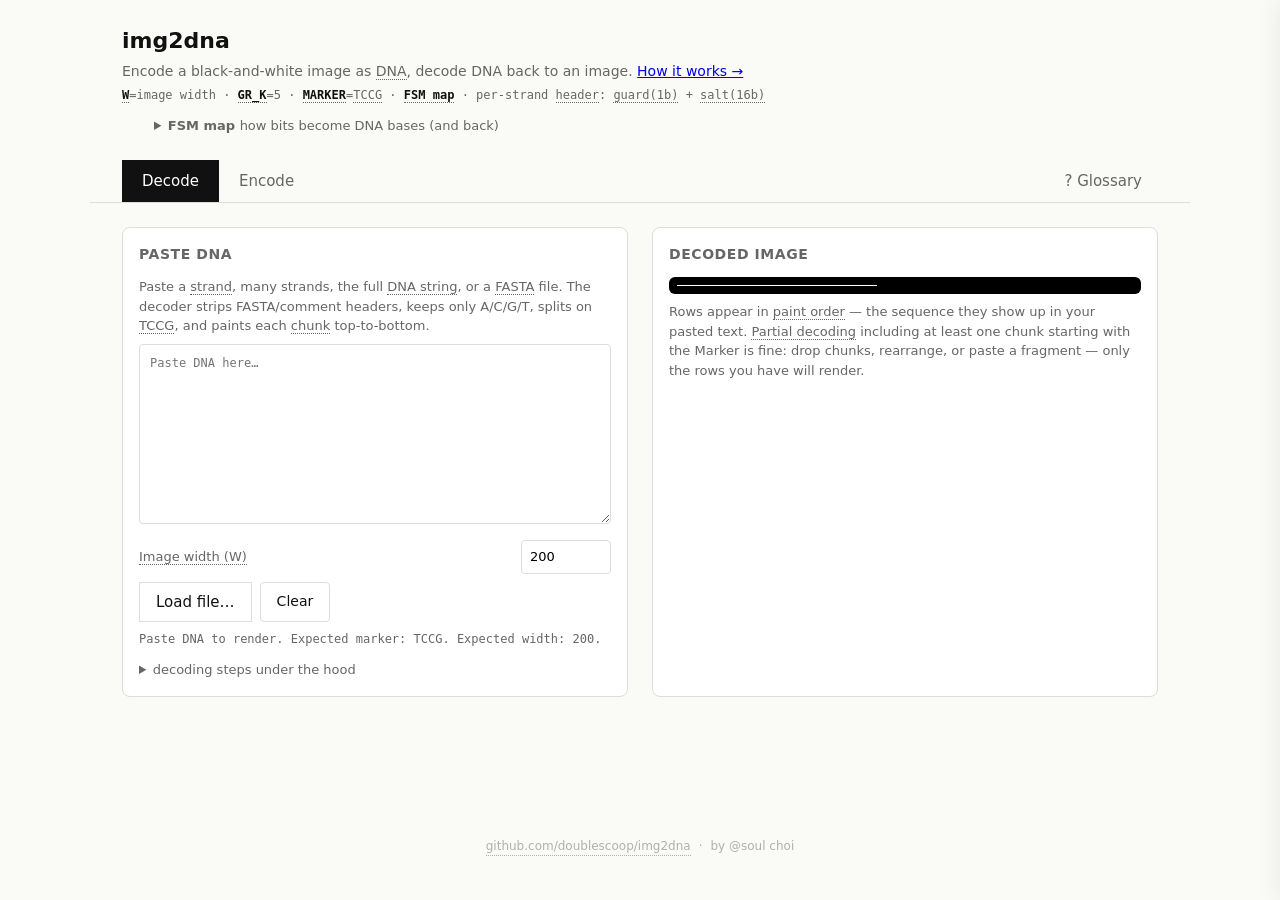
<file: index.html>
<!doctype html>
<html lang="en">

<head>
  <meta charset="utf-8" />
  <meta name="viewport" content="width=device-width, initial-scale=1" />
  <title>img2dna — image ↔ DNA</title>
  <link rel="stylesheet" href="./css/style.css" />
</head>

<body>
  <header>
    <h1>img2dna</h1>
    <p>Encode a black-and-white image as <span class="jargon" data-term="dna">DNA</span>, decode DNA back to an image.
      <a href="./explainer.html">How it works →</a>
    </p>
    <p class="constants">
      <b><span class="jargon" data-term="w">W</span></b>=image width ·
      <b><span class="jargon" data-term="gr-k">GR_K</span></b>=5 ·
      <b><span class="jargon"
          data-term="marker">MARKER</span></b>=<code><span class="jargon" data-term="marker">TCCG</span></code> ·
      <b><span class="jargon" data-term="fsm">FSM map</span></b> ·
      per-strand <span class="jargon" data-term="header">header</span>: <span class="jargon"
        data-term="guard">guard(1b)</span> + <span class="jargon" data-term="salt">salt(16b)</span>
    </p>

    <details id="fsm-details" class="fsm-box">
      <summary><b>FSM map </b> how bits become DNA bases (and back)</summary>
      <div class="fsm-content">
        <p><span class="jargon" data-term="bit">Bits</span> are grouped into base-3 digits (<span class="jargon"
            data-term="trit">trits</span>), and each trit picks the next DNA <span class="jargon"
            data-term="base">base</span> according to the previous one. The rule guarantees no base is ever repeated (no
          AA/CC/GG/TT) and keeps <span class="jargon" data-term="gc">GC%</span> balanced. This exact logic should be
          used to encode/decode in this project.</p>
        <table class="fsm-table">
          <thead>
            <tr>
              <th>previous base</th>
              <th>trit = 0</th>
              <th>trit = 1</th>
              <th>trit = 2</th>
            </tr>
          </thead>
          <tbody>
            <tr>
              <td><b>A</b></td>
              <td>C</td>
              <td>G</td>
              <td>T</td>
            </tr>
            <tr>
              <td><b>C</b></td>
              <td>G</td>
              <td>T</td>
              <td>A</td>
            </tr>
            <tr>
              <td><b>G</b></td>
              <td>T</td>
              <td>A</td>
              <td>C</td>
            </tr>
            <tr>
              <td><b>T</b></td>
              <td>A</td>
              <td>C</td>
              <td>G</td>
            </tr>
          </tbody>
        </table>
        <p class="fsm-note">First base (no previous): <code>trit 0 → A</code>, <code>trit 1 → C</code>,
          <code>trit 2 → G</code>. To decode, look up the row for the previous base and read the column whose cell
          equals the current base — that column index is the trit.
        </p>
      </div>
    </details>
  </header>

  <nav class="tabs">
    <button class="tab" data-tab="decode">Decode</button>
    <button class="tab" data-tab="encode">Encode</button>
    <button class="glossary-toggle" id="glossary-toggle" title="Open glossary (Esc to close)">? Glossary</button>
  </nav>

  <main>

    <!-- ════════════════════════════════ DECODE ════════════════════════════ -->
    <section class="panel" data-panel="decode">
      <div class="row">
        <div class="card">
          <h2>Paste DNA</h2>
          <p class="muted" style="margin:0 0 8px 0;">
            Paste a <span class="jargon" data-term="strand">strand</span>, many strands, the full
            <span class="jargon" data-term="dna-string">DNA string</span>, or a
            <span class="jargon" data-term="fasta">FASTA</span> file.
            The decoder strips FASTA/comment headers, keeps only A/C/G/T, splits on
            <span class="jargon" data-term="marker">TCCG</span>, and paints each
            <span class="jargon" data-term="chunk">chunk</span> top-to-bottom.
          </p>
          <textarea id="dec-input" placeholder="Paste DNA here…"></textarea>

          <label class="field" for="dec-width">
            <span><span class="jargon" data-term="w">Image width (W)</span></span>
            <input type="number" id="dec-width" value="200" min="1" max="4096" style="width:90px" />
          </label>

          <div class="btn-row">
            <label class="ghost" style="padding:8px 16px;border:1px solid var(--line);cursor:pointer;">
              Load file…
              <input type="file" id="dec-file" accept=".txt,.fasta,.fa,.fna,text/plain" hidden />
            </label>
            <button class="ghost" id="dec-clear">Clear</button>
          </div>

          <p class="status" id="dec-stats">Paste DNA to render.</p>

          <details>
            <summary>decoding steps under the hood</summary>
            <div class="content">

              <p class="stage">=== Input cleaning ===</p>
              <ol>
                <li>Drop FASTA/comment header lines (lines starting with <code>&gt;</code> or <code>#</code>).</li>
                <li>Keep only <code>A</code>/<code>C</code>/<code>G</code>/<code>T</code>, uppercase. Everything else
                  (whitespace, punctuation, numbers) is ignored.</li>
              </ol>

              <p class="stage">=== Split into chunks ===</p>
              <ol>
                <li>Split on <code>TCCG</code>. Each piece between markers is one <span class="jargon"
                    data-term="chunk">chunk</span> (see <span class="jargon" data-term="chunk-boundary">chunk
                    boundary</span>).</li>
              </ol>

              <p class="stage">=== Per-chunk decode ===</p>
              <ol>
                <li>DNA → <span class="jargon" data-term="trit">trits</span> using the <span class="jargon"
                    data-term="fsm">FSM</span> in reverse.</li>
                <li>Trits → <span class="jargon" data-term="bit">bits</span> (base-3 number → binary).</li>
                <li>Skip leading zeros; the first <code>1</code> is the <span class="jargon"
                    data-term="guard">guard</span>.</li>
                <li>Next 16 bits = <span class="jargon" data-term="salt">salt</span>.</li>
                <li><span class="jargon" data-term="xor">XOR</span> the remaining bits with the salt (repeating every 16
                  bits) to unscramble the body.</li>
              </ol>

              <p class="stage">=== Rendering ===</p>
              <ol>
                <li>Loop until body bits run out: read 1 bit = row's start color; GR-decode runs until they sum to <span
                    class="jargon" data-term="w">W</span>; paint that <span class="jargon" data-term="row">row</span>
                  with alternating colors.</li>
                <li>Paint rows top-to-bottom in <span class="jargon" data-term="paint-order">paint order</span>.</li>
              </ol>

              <p>Undecodable chunks are skipped. Unpainted pixels stay white.</p>
            </div>
          </details>
        </div>

        <div class="card">
          <h2>Decoded image</h2>
          <div class="canvas-wrap">
            <canvas id="dec-canvas" width="200" height="1"></canvas>
          </div>
          <p class="muted">
            Rows appear in <span class="jargon" data-term="paint-order">paint order</span> — the
            sequence they show up in your pasted text.
            <span class="jargon" data-term="partial-decoding">Partial decoding</span> including at least one chunk
            starting with the Marker is fine:
            drop chunks, rearrange, or paste a fragment — only the rows you have will render.
          </p>
        </div>
      </div>
    </section>

    <!-- ════════════════════════════════ ENCODE ════════════════════════════ -->
    <section class="panel" data-panel="encode">
      <div class="row">
        <div class="card">
          <h2><span class="jargon" data-term="source-image">Source image</span></h2>
          <input type="file" id="enc-file" accept="image/*" />
          <div class="examples">
            <button class="example-btn" data-src="./public/FLOWERGIRLS/1_LOW_HUE_KUM.jpeg">1 Low Hue Kum</button>
            <button class="example-btn" data-src="./public/FLOWERGIRLS/2_MAH_AH_WAH.jpeg">2 Mah Ah Wah</button>
            <button class="example-btn" data-src="./public/FLOWERGIRLS/3_FONG_KIM_LEAN.jpeg">3 Fong Kim Lean</button>
            <button class="example-btn" data-src="./public/FLOWERGIRLS/4_MRS_WONG_KWAI_FA.jpeg">4 Mrs Wong Kwai
              Fa</button>
          </div>

          <label class="field"><span><span class="jargon" data-term="contrast">Contrast</span></span><span class="val"
              id="enc-contrast-val">3</span></label>
          <input type="range" id="enc-contrast" min="1" max="8" step="0.5" value="3" />

          <label class="field"><span><span class="jargon" data-term="threshold">Threshold</span></span><span class="val"
              id="enc-threshold-val">64</span></label>
          <input type="range" id="enc-threshold" min="0" max="255" step="1" value="64" />

          <label class="field"><span><span class="jargon" data-term="target-width">Target width</span> (<span
                class="jargon" data-term="pixel">px</span>)</span><span class="val"
              id="enc-min-width-val">200</span></label>
          <input type="range" id="enc-min-width" min="100" max="800" step="10" value="200" />

          <label class="field"><span><span class="jargon" data-term="target-bits">Target body bits</span>/<span
                class="jargon" data-term="chunk">chunk</span></span><span class="val"
              id="enc-target-bits-val">1500</span></label>
          <input type="range" id="enc-target-bits" min="500" max="4000" step="100" value="3000" />

          <div class="canvas-wrap" style="margin-top:12px;">
            <canvas id="enc-preview" width="200" height="1"></canvas>
          </div>

          <div class="btn-row">
            <button id="enc-encode-btn" disabled>Generate DNA</button>
          </div>
          <p class="status" id="enc-status">Load an image to preview.</p>
          <div id="enc-quality-chips" class="chunk-chips" hidden></div>

          <details>
            <summary>How encoding works</summary>
            <div class="content">

              <p class="stage">=== Preprocessing ===</p>
              <ol>
                <li>Grayscale the image and boost <span class="jargon" data-term="contrast">contrast</span> around
                  mid-gray.</li>
                <li><span class="jargon" data-term="binarization">Binarize</span>: pixels below <span class="jargon"
                    data-term="threshold">threshold</span> → black, above → white.</li>
                <li>Downscale to the <span class="jargon" data-term="target-width">target width</span>. Every <span
                    class="jargon" data-term="row">row</span> now has exactly <span class="jargon"
                    data-term="w">W</span> <span class="jargon" data-term="pixel">pixels</span>.</li>
              </ol>

              <p class="stage">=== Compression ===</p>
              <ol>
                <li><span class="jargon" data-term="rle">RLE</span>: describe each row as "K black, M white, …" — a list
                  of run lengths instead of pixel-by-pixel.</li>
                <li><span class="jargon" data-term="gr">Golomb-Rice</span>: pack each run length into a short prefix
                  code (small runs → few bits).</li>
              </ol>

              <p class="stage">=== Packaging into chunks ===</p>
              <ol>
                <li>Group rows into <span class="jargon" data-term="chunk">chunks</span> of roughly <span class="jargon"
                    data-term="target-bits">target body bits</span> each.</li>
                <li>For each chunk, prepend a <span class="jargon" data-term="guard">guard bit</span> + a <span
                    class="jargon" data-term="salt">salt</span>, then <span class="jargon" data-term="xor">XOR</span>
                  the body with the salt (reversible scramble).</li>
                <li>Turn those bits into <span class="jargon" data-term="trit">trits</span> (base-3), then into DNA
                  <span class="jargon" data-term="base">bases</span> through the <span class="jargon"
                    data-term="fsm">FSM</span>.
                </li>
              </ol>

              <p class="stage">=== Bio-safety check ===</p>
              <ol>
                <li><span class="jargon" data-term="salt-search">Salt-search</span>: repeat the XOR step with salts 0 …
                  65,535 until the resulting DNA is <span class="jargon" data-term="bio-safety">bio-safe</span> — <span
                    class="jargon" data-term="gc">GC%</span> within 40–60% and no <span class="jargon"
                    data-term="restriction">restriction sites</span>.</li>
              </ol>

              <p class="stage">=== Output ===</p>
              <ol>
                <li>Glue all chunks with the <span class="jargon" data-term="marker">TCCG marker</span> into one <span
                    class="jargon" data-term="dna-string">DNA string</span>. Also save a <span class="jargon"
                    data-term="fasta">FASTA</span> version with per-chunk headers.</li>
              </ol>

            </div>
          </details>
        </div>

        <div class="card">
          <h2>Output DNA</h2>
          <div id="enc-results" hidden>
            <label class="field"><span><span class="jargon" data-term="fasta">FASTA</span> (one record per
                chunk)</span></label>
            <textarea id="enc-fasta" readonly style="min-height:140px;"></textarea>
            <div class="btn-row">
              <button class="ghost" id="enc-download-fasta">Download FASTA</button>
            </div>

            <label class="field" style="margin-top:12px;"><span><span class="jargon" data-term="dna-string">DNA
                  string</span> (concatenated, with <span class="jargon"
                  data-term="marker">markers</span>)</span></label>
            <textarea id="enc-string" readonly style="min-height:140px;"></textarea>
            <div class="btn-row">
              <button class="ghost" id="enc-copy-string">Copy DNA</button>
              <button class="ghost" id="enc-download-string">Download DNA</button>
            </div>
          </div>
          <p class="muted" id="enc-hint">
            The DNA string looks like <code>TCCG…TCCG…TCCG…</code>. Paste it into the Decode tab
            to verify the round-trip. The <span class="jargon" data-term="w">W</span> value printed in the status is the
            width
            you should use when decoding.
          </p>
        </div>
      </div>
    </section>

  </main>

  <!-- ═══════════════════════════════════ GLOSSARY ════════════════════════════════ -->
  <aside class="glossary" id="glossary" aria-hidden="true">
    <div class="glossary-header">
      <h2>Glossary</h2>
      <button class="glossary-close" id="glossary-close" aria-label="Close glossary">×</button>
    </div>
    <div class="glossary-body">

      <h3>Fundamentals (both tabs)</h3>
      <dl>
        <dt id="g-dna">DNA</dt>
        <dd>A molecule that stores information as a sequence of four letters: A, C, G, T. In this app, DNA is just text
          — you can paste it, copy it, and it'll print the same on any screen.</dd>

        <dt id="g-base">Base</dt>
        <dd>One letter of DNA: <code>A</code>, <code>C</code>, <code>G</code>, or <code>T</code>. Everything we do here
          is ultimately a string of bases.</dd>

        <dt id="g-pixel">Pixel</dt>
        <dd>One dot in the image. Here each pixel is either black or white (no grays).</dd>

        <dt id="g-row">Row</dt>
        <dd>One horizontal line of pixels in the image. Every row is exactly <em>W</em> pixels wide.</dd>

        <dt id="g-bit">Bit</dt>
        <dd>A single <code>0</code> or <code>1</code>. Computers store everything as bits.</dd>

        <dt id="g-trit">Trit</dt>
        <dd>Like a bit, but with three possible values instead of two: <code>0</code>, <code>1</code>, or
          <code>2</code>. We use trits as a stepping stone between bits and DNA bases (since we skip one of the four
          bases at each position, three choices remain).
        </dd>

        <dt id="g-fsm">FSM map</dt>
        <dd>The lookup table that turns a trit into the next DNA base, given the previous base. Shown as a table at the
          top of the page. Its job: guarantee no two adjacent bases are equal, which helps keep the DNA balanced and
          stable.</dd>

        <dt id="g-marker">Marker (TCCG)</dt>
        <dd>A four-letter DNA pattern we insert between chunks so the decoder can find chunk boundaries.
          <code>TCCG</code> contains <code>CC</code>, which the FSM never produces, so the marker can't accidentally
          appear inside a chunk. (@Sebastian- let me know if other marking is preferred!)
        </dd>

        <dt id="g-chunk">Chunk</dt>
        <dd>One piece of the image encoded as a short DNA strand. Each chunk carries a group of consecutive rows plus a
          small header. Chunks are independent — missing or scrambled ones don't corrupt the others.</dd>

        <dt id="g-strand">Strand</dt>
        <dd>A single DNA molecule. In this app, one strand = one chunk. If you ask a lab to synthesize DNA, they'll
          return one molecule per chunk.</dd>

        <dt id="g-header">Header</dt>
        <dd>Tiny metadata at the start of each chunk: 1 guard bit + 16 salt bits = 17 bits total. The decoder reads the
          header before the body to know how to unscramble what follows.</dd>

        <dt id="g-guard">Guard bit</dt>
        <dd>A leading <code>1</code> bit placed at the very front of each chunk. Without it, any zero bits at the start
          would get silently lost when converting between bits and base-3 numbers.</dd>

        <dt id="g-salt">Salt</dt>
        <dd>A 16-bit number stored in the chunk header. The chunk's body is XOR-scrambled with this salt. By trying
          different salts, we can produce different-looking DNA from the same image data until we find one that is
          bio-safe.</dd>

        <dt id="g-xor">XOR</dt>
        <dd>A bit-flip operation: <code>0 XOR 0 = 0</code>, <code>1 XOR 1 = 0</code>, <code>0 XOR 1 = 1</code>. Doing it
          twice returns you to the original — so XOR is a reversible scramble.</dd>

        <dt id="g-dna-string">DNA string</dt>
        <dd>All chunks' DNA concatenated into one long string, separated by the marker <code>TCCG</code>. Looks like
          <code>TCCG…TCCG…TCCG…</code>. Easiest format for pasting.
        </dd>

        <dt id="g-fasta">FASTA</dt>
        <dd>The most common text format for DNA in biology. Each record is a header line starting with <code>&gt;</code>
          (the sequence name) followed by one or more lines of bases. Example:
          <pre>&gt;chunk_0 salt=47 rows=9
TCCG…</pre>
        </dd>
      </dl>

      <h3>Decode tab</h3>
      <dl>
        <dt id="g-w">Image width (W)</dt>
        <dd>How many pixels wide each row is. You must tell the decoder this — otherwise it doesn't know where one row
          ends and the next begins. The encoder prints the right value to use when it saves the DNA.</dd>

        <dt id="g-paint-order">Paint order</dt>
        <dd>The decoder paints rows top-to-bottom in the order they appear in your pasted text. If you paste chunks out
          of order, the image comes out shuffled by chunks (but each chunk's rows stay correct). If you paste them in
          order, you get the original image.</dd>

        <dt id="g-partial-decoding">Partial decoding</dt>
        <dd>You don't need the full the DNA for the whole image. Paste one chunk and you'll see corresponding rows — the
          rest of the canvas stays white.
          This is the whole point of using Golomb Rice compression over more effective(e.g., arithmetic encoding)
          compression methods: you can decode a fragment of the picture. Minimum one chunk including the Marker is
          required.</dd>

        <dt id="g-chunk-boundary">Chunk boundary</dt>
        <dd>Where one chunk ends and the next begins. Always marked by <code>TCCG</code>. The decoder splits on this
          pattern.</dd>
      </dl>

      <h3>Encode tab</h3>
      <dl>
        <dt id="g-source-image">Source image</dt>
        <dd>The image you upload — can be any format (PNG, JPG, etc.). It'll be processed into black-and-white before
          encoding.</dd>

        <dt id="g-contrast">Contrast</dt>
        <dd>A multiplier that stretches the image's gray values around the middle. Higher contrast makes darks darker
          and lights lighter. Useful before thresholding if the source is muddy.</dd>

        <dt id="g-threshold">Threshold</dt>
        <dd>The gray value (0–255) below which a pixel becomes black, above which it becomes white. Lower threshold =
          less black. Tune until the preview looks right.</dd>

        <dt id="g-binarization">Binarization</dt>
        <dd>Converting a grayscale image into pure black and white (only two pixel values). Our encoder expects a binary
          image because runs of all-black or all-white pixels compress very efficiently.</dd>

        <dt id="g-target-width">Target width</dt>
        <dd>How wide to resize the image to before encoding. Smaller = less DNA needed (fewer pixels). This becomes the
          <em>W</em> you'll need on the decode side.
        </dd>

        <dt id="g-target-bits">Target body bits</dt>
        <dd>How many bits of compressed image data to put into each chunk's body. Roughly controls DNA strand length —
          more bits per chunk means fewer, longer strands. 3000 is the upper bound of reasonable default (produces ~2000
          DNA bases).</dd>

        <dt id="g-rle">Run-length encoding (RLE)</dt>
        <dd>Compressing a row like "BBBBBWWWWWWWWBB" as "5 black, 8 white, 2 black" — a list of run lengths instead of
          pixel-by-pixel. Works brilliantly for binary images with long runs.</dd>

        <dt id="g-gr">Golomb-Rice</dt>
        <dd>A simple binary code for small positive integers: a short one packs into few bits, a long one packs into
          more. Matches the statistics of image run lengths (many short, few long). We use this to turn the RLE numbers
          into a bit-string.</dd>

        <dt id="g-gr-k">GR_K</dt>
        <dd>The single parameter of Golomb-Rice. Set to 5 in this app. It tunes the code for the expected range of
          run-length values — fine for our typical images.</dd>

        <dt id="g-salt-search">Salt search</dt>
        <dd>Before accepting a chunk's DNA, the encoder tries up to 65,536 different salt values and keeps the first one
          whose DNA is bio-safe. Cheap because XOR is instant.</dd>

        <dt id="g-bio-safety">Bio-safety</dt>
        <dd>A DNA is "bio-safe" here if its GC% sits between 40% and 60% and it contains none of a list of 12
          restriction sites. This gives the strand a good chance of being synthesizable and surviving typical cloning
          workflows.</dd>

        <dt id="g-restriction">Restriction site</dt>
        <dd>Short DNA sequences (usually 6 bases) that bacterial enzymes recognize and cut. If an important enzyme's
          site appears in your DNA, the enzyme will slice your strand during cloning. Commercial synthesis often also
          refuses sequences containing these.</dd>

        <dt id="g-gc">GC content / GC%</dt>
        <dd>The percentage of bases that are G or C (as opposed to A or T). Extreme values (too high or too low) make
          DNA harder to synthesize and sequence reliably. We aim for 40–60%.</dd>
      </dl>

    </div>
  </aside>

  <footer class="site-footer">
    <a href="https://github.com/doublescoop/img2dna" target="_blank" rel="noopener">github.com/doublescoop/img2dna</a>
    <span>·</span>
    <span>by @soul choi</span>
  </footer>

  <script src="./js/bundle.js"></script>
</body>

</html>
</file>
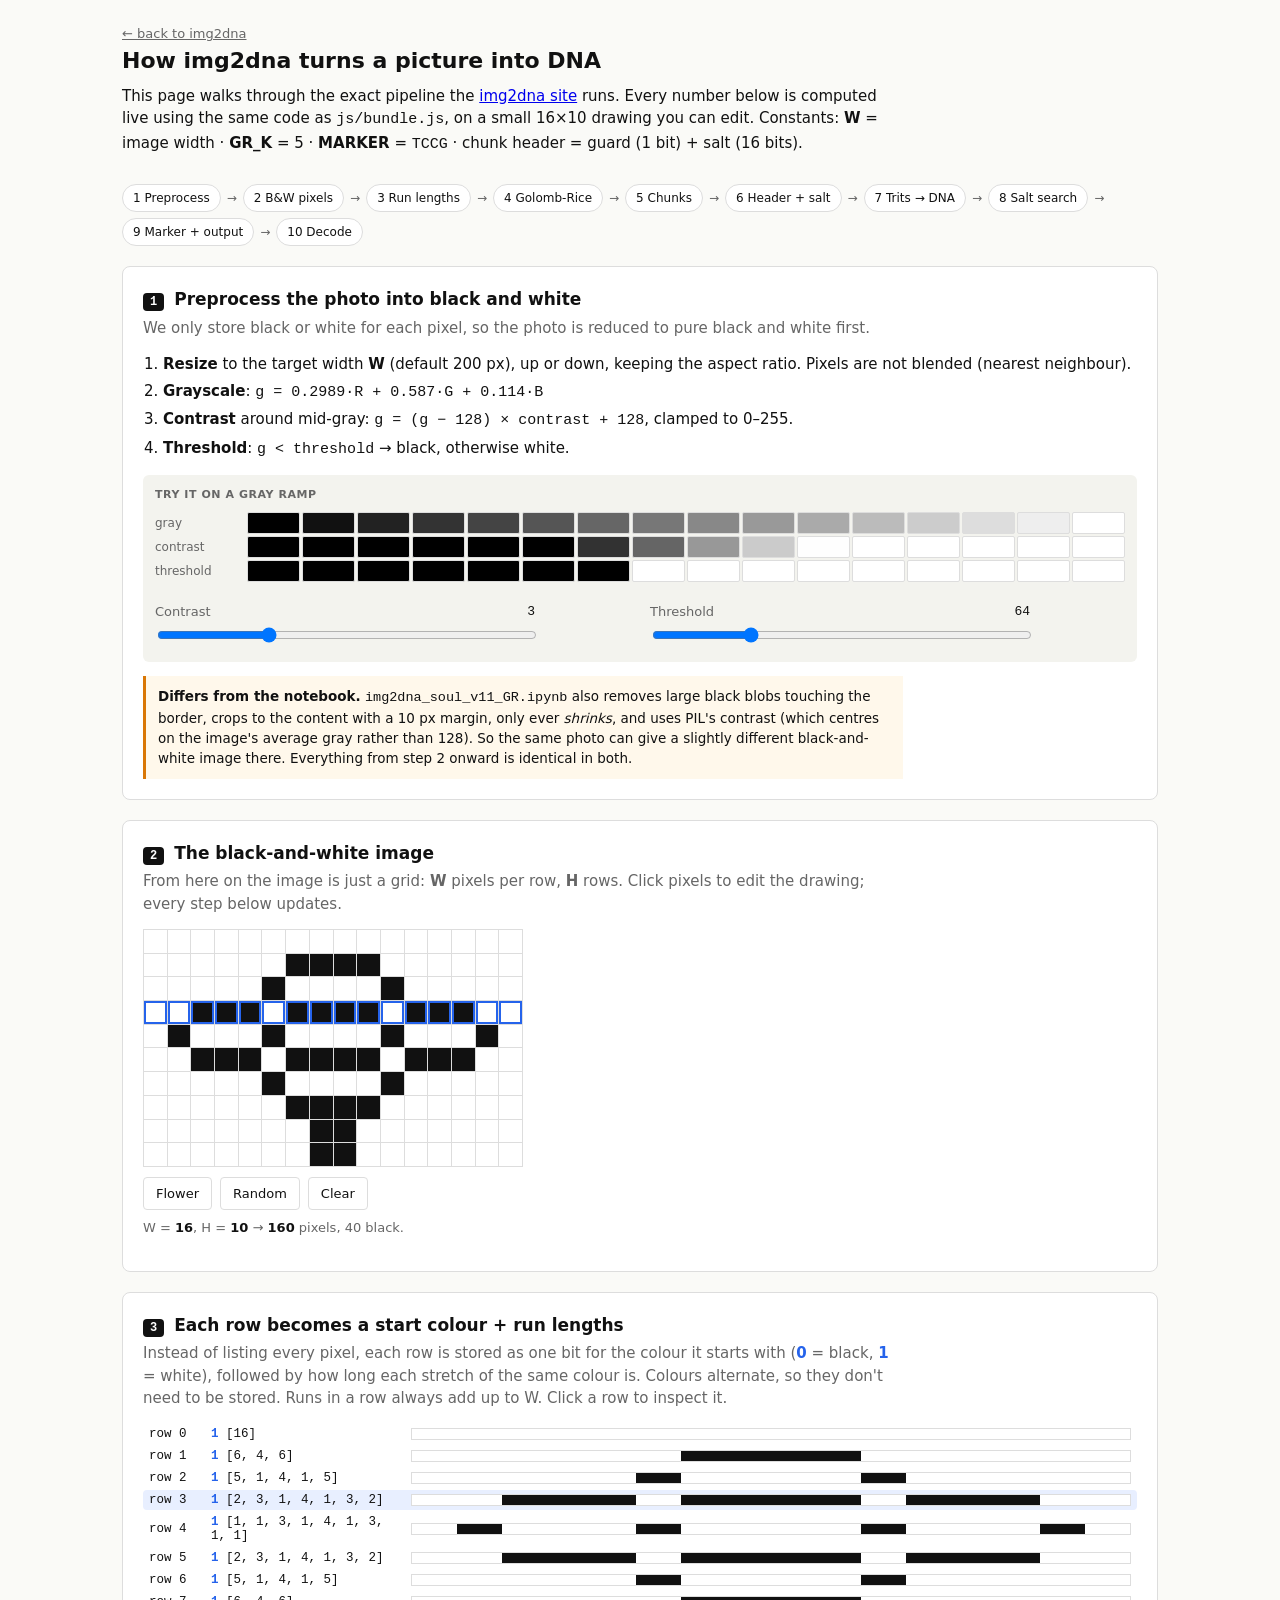
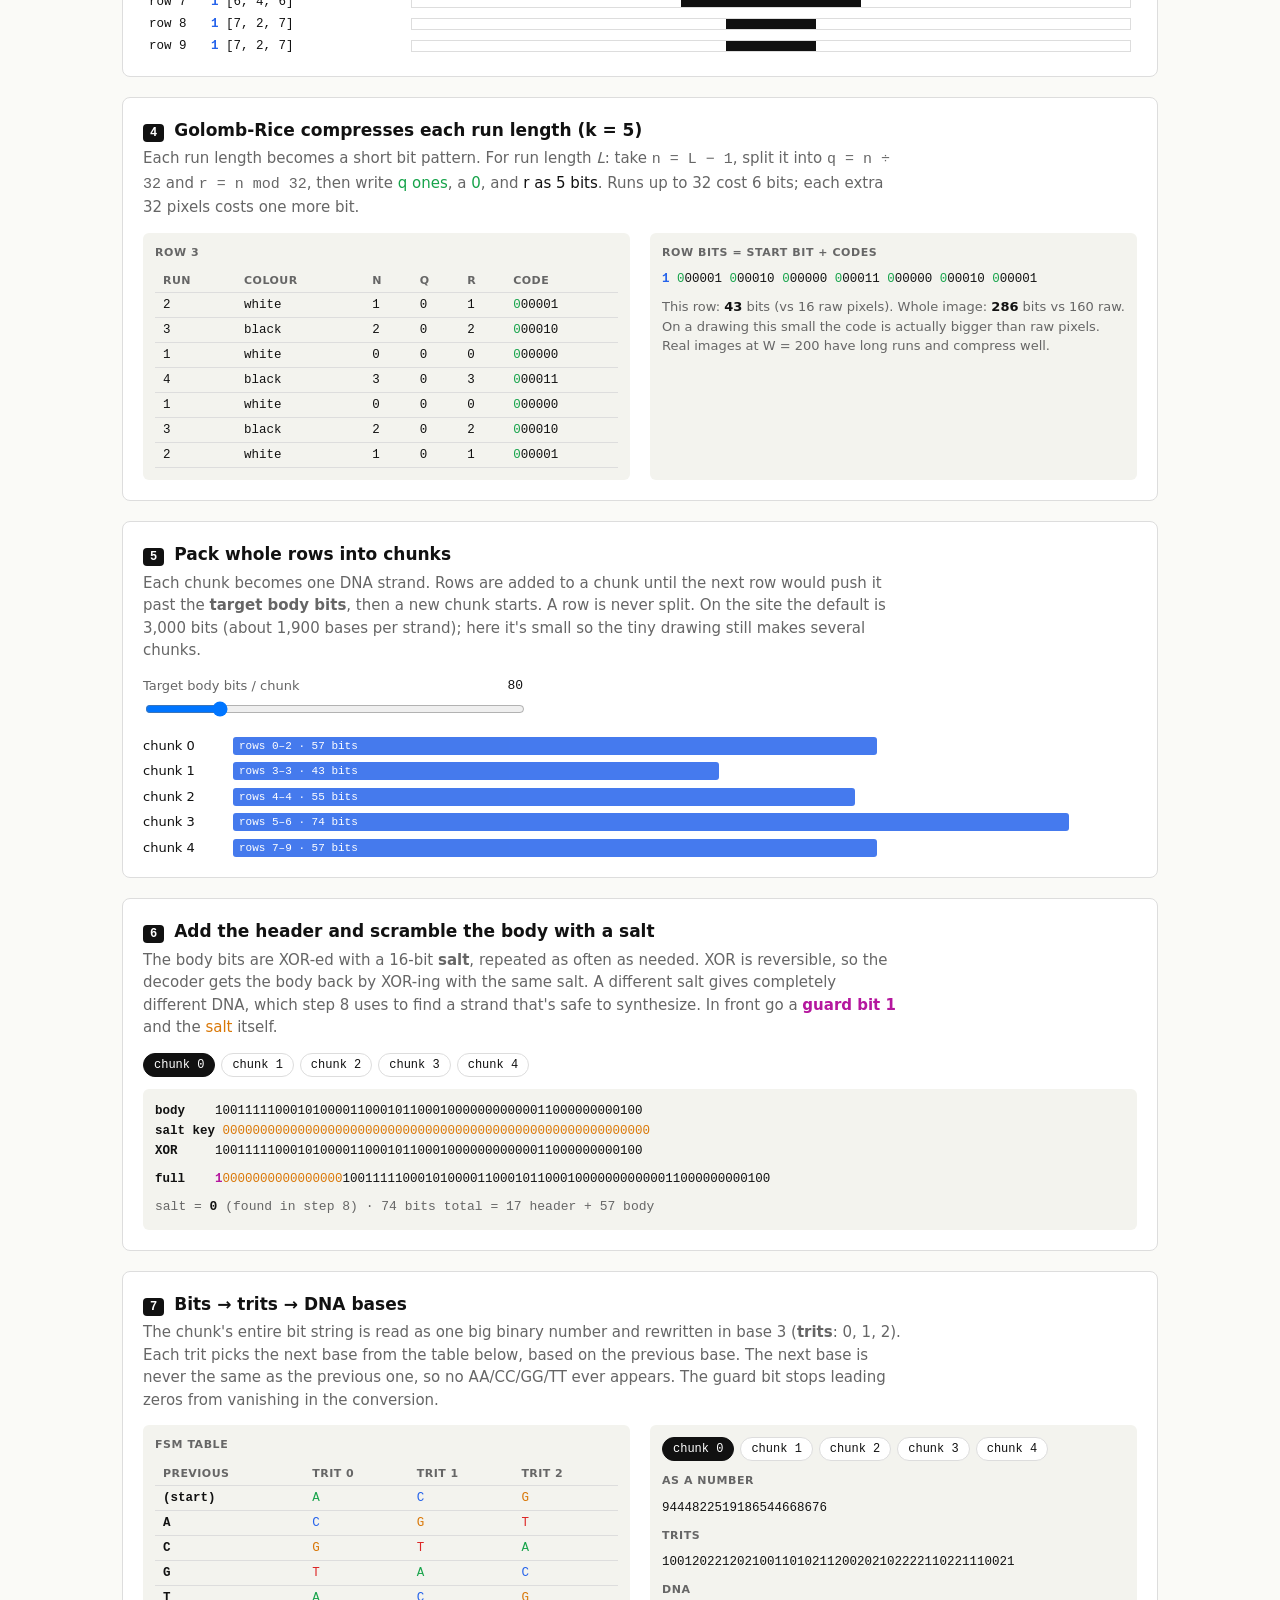
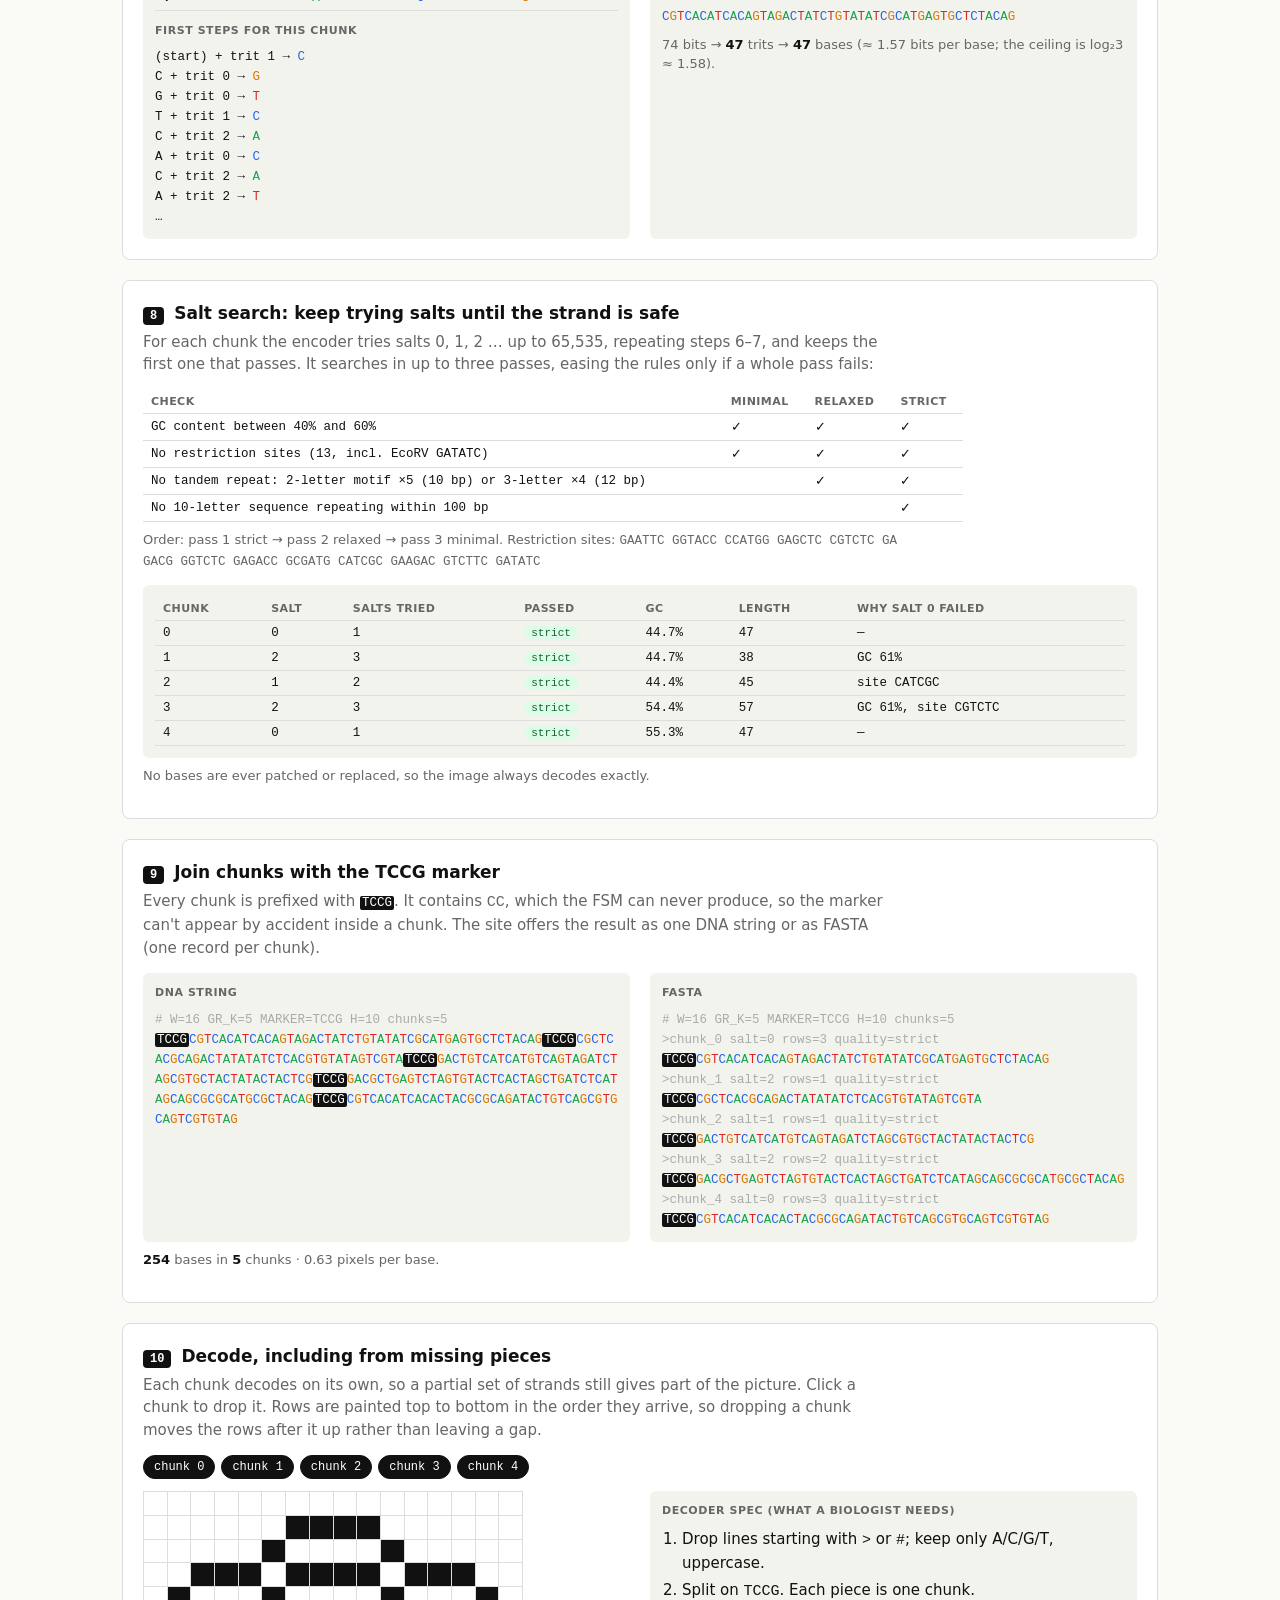
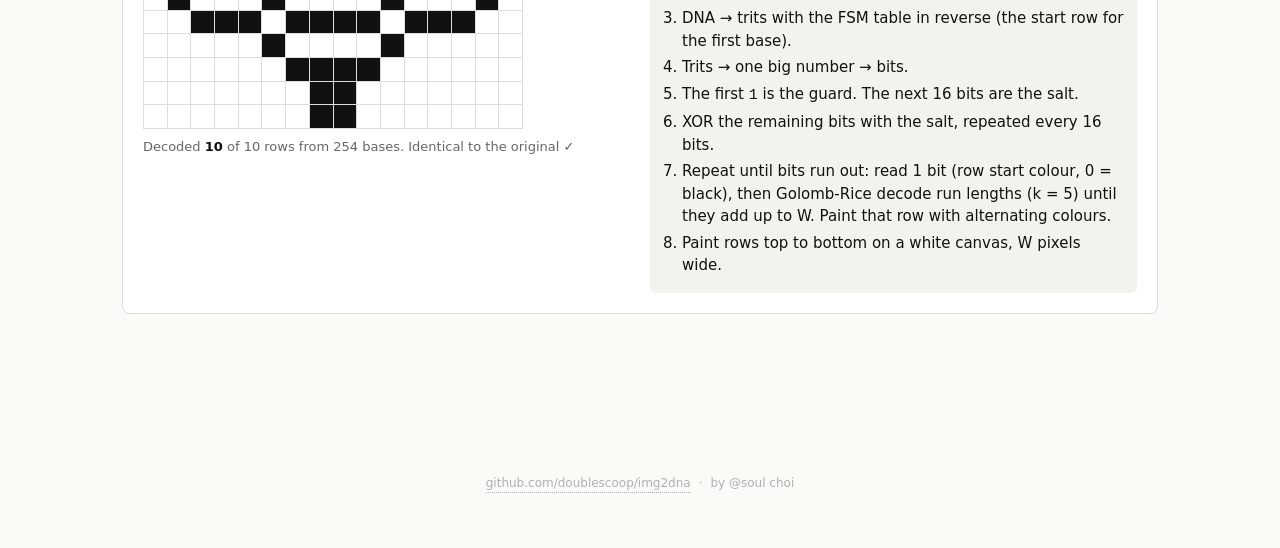
<file: explainer.html>
<!doctype html>
<html lang="en">

<head>
  <meta charset="utf-8" />
  <meta name="viewport" content="width=device-width, initial-scale=1" />
  <title>img2dna — how it works</title>
  <link rel="stylesheet" href="./css/style.css" />
  <style>
    :root {
      --c-guard: #b5179e;
      --c-salt: #d97706;
      --c-start: #2563eb;
      --c-q: #16a34a;
      --c-r: #111;
      --c-A: #16a34a;
      --c-C: #2563eb;
      --c-G: #d97706;
      --c-T: #dc2626;
      --soft: #f3f3ee;
    }

    main { padding-top: 8px; }

    .lede { max-width: 760px; color: var(--ink); font-size: 15px; margin: 8px 0 0 0; }
    .back { font-size: 13px; color: var(--muted); }
    .back a { color: var(--muted); }

    .strip {
      display: flex; flex-wrap: wrap; gap: 6px; align-items: center;
      margin: 20px 0 8px 0; font-size: 12px;
    }
    .strip a {
      text-decoration: none; color: var(--ink); background: white;
      border: 1px solid var(--line); border-radius: 999px; padding: 4px 10px;
    }
    .strip a:hover { background: var(--ink); color: white; }
    .strip span { color: var(--muted); }

    .step {
      background: white; border: 1px solid var(--line); border-radius: 8px;
      padding: 20px; margin: 20px 0; scroll-margin-top: 16px;
    }
    .step h2 { font-size: 17px; margin: 0 0 4px 0; display: flex; gap: 10px; align-items: baseline; }
    .step h2 .n {
      font: 600 12px var(--mono); background: var(--ink); color: white;
      border-radius: 4px; padding: 2px 7px; flex: none;
    }
    .why { color: var(--muted); margin: 0 0 14px 0; max-width: 760px; }
    .step p { max-width: 760px; }

    .two { display: grid; grid-template-columns: 1fr 1fr; gap: 20px; }
    @media (max-width: 820px) { .two { grid-template-columns: 1fr; } }

    .box { background: var(--soft); border-radius: 6px; padding: 12px; min-width: 0; }
    .box h3 {
      font-size: 11px; text-transform: uppercase; letter-spacing: .05em;
      color: var(--muted); margin: 0 0 8px 0; font-weight: 600;
    }
    .mono { font-family: var(--mono); font-size: 12.5px; line-height: 1.6; word-break: break-all; }
    .stat { font-size: 13px; color: var(--muted); margin-top: 8px; }
    .stat b { color: var(--ink); }

    .note {
      border-left: 3px solid var(--c-salt); background: #fff8eb;
      padding: 10px 12px; font-size: 13.5px; margin: 14px 0 0 0; max-width: 760px;
    }

    /* pixel grid */
    .grid {
      display: grid; grid-template-columns: repeat(16, 1fr); gap: 1px;
      background: var(--line); border: 1px solid var(--line);
      width: 100%; max-width: 380px; user-select: none;
    }
    .grid .px { aspect-ratio: 1; background: white; cursor: pointer; }
    .grid .px.k { background: var(--ink); }
    .grid .px.sel { outline: 2px solid var(--c-start); outline-offset: -2px; }
    .grid.ro .px { cursor: default; }
    .grid .px.miss { background: repeating-linear-gradient(45deg, #fff, #fff 3px, #eee 3px, #eee 6px); }

    /* gray ramp */
    .ramp { display: grid; grid-template-columns: 90px repeat(16, 1fr); gap: 2px; align-items: center; font-size: 12px; }
    .ramp div.sw { height: 22px; border-radius: 2px; }
    .ramp .lbl { color: var(--muted); }

    /* row list */
    .rows { display: flex; flex-direction: column; gap: 2px; }
    .rowline {
      display: grid; grid-template-columns: 52px 190px 1fr; gap: 10px; align-items: center;
      font: 12.5px var(--mono); padding: 3px 6px; border-radius: 4px; cursor: pointer;
    }
    .rowline:hover { background: var(--soft); }
    .rowline.sel { background: #e8efff; }
    .bar { display: flex; height: 12px; border: 1px solid var(--line); }
    .bar i { display: block; height: 100%; }

    table.t { border-collapse: collapse; font: 12.5px var(--mono); width: 100%; }
    table.t th, table.t td { border-bottom: 1px solid var(--line); padding: 5px 8px; text-align: left; }
    table.t th { font: 600 11px system-ui, sans-serif; color: var(--muted); text-transform: uppercase; letter-spacing: .04em; }
    .tablewrap { overflow-x: auto; }

    .g { color: var(--c-guard); font-weight: 700; }
    .s { color: var(--c-salt); }
    .st { color: var(--c-start); font-weight: 700; }
    .q { color: var(--c-q); }
    .r { color: var(--c-r); }
    .dim { color: #aaa; }
    .bA { color: var(--c-A); } .bC { color: var(--c-C); } .bG { color: var(--c-G); } .bT { color: var(--c-T); }
    .mk { background: #111; color: #fff; padding: 0 2px; border-radius: 2px; }

    .pills { display: flex; flex-wrap: wrap; gap: 6px; margin: 0 0 12px 0; }
    .pill {
      font: 12px var(--mono); background: white; color: var(--ink);
      border: 1px solid var(--line); border-radius: 999px; padding: 4px 10px;
    }
    .pill:hover { background: var(--soft); }
    .pill.on { background: var(--ink); color: white; border-color: var(--ink); }
    .pill.off { text-decoration: line-through; color: #aaa; }

    .tier { display: inline-block; font: 11px var(--mono); padding: 1px 7px; border-radius: 999px; }
    .tier.strict { background: #dcfce7; color: #166534; }
    .tier.relaxed { background: #fef3c7; color: #92400e; }
    .tier.minimal { background: #fee2e2; color: #991b1b; }

    .ctrl { display: flex; flex-wrap: wrap; gap: 8px; margin: 10px 0 0 0; }
    .ctrl button { font-size: 13px; padding: 6px 12px; }
    .slider { max-width: 380px; }

    ol.spec { margin: 0; padding-left: 20px; }
    ol.spec li { margin: 4px 0; }

    .chunkrows { display: flex; flex-direction: column; gap: 6px; }
    .chunkrow { display: grid; grid-template-columns: 80px 1fr; gap: 10px; align-items: center; font-size: 13px; }
    .chunkbar { height: 18px; background: var(--c-start); opacity: .85; border-radius: 3px; color: white; font: 11px var(--mono); padding: 0 6px; display: flex; align-items: center; white-space: nowrap; overflow: hidden; }

    @media (max-width: 600px) {
      header, main { padding-left: 16px; padding-right: 16px; }
      .step { padding: 14px; }
      .rowline { grid-template-columns: 44px 1fr; }
      .rowline .bar { grid-column: 1 / -1; }
      .ramp { grid-template-columns: 60px repeat(16, 1fr); }
    }
  </style>
</head>

<body>
  <header>
    <p class="back"><a href="./index.html">← back to img2dna</a></p>
    <h1>How img2dna turns a picture into DNA</h1>
    <p class="lede">
      This page walks through the exact pipeline the <a href="./index.html">img2dna site</a> runs. Every number below
      is computed live using the same code as <code>js/bundle.js</code>, on a small 16×10 drawing you can edit.
      Constants: <b>W</b> = image width · <b>GR_K</b> = 5 · <b>MARKER</b> = <code>TCCG</code> ·
      chunk header = guard (1 bit) + salt (16 bits).
    </p>
  </header>

  <main>
    <nav class="strip" aria-label="Pipeline steps">
      <a href="#s1">1 Preprocess</a><span>→</span>
      <a href="#s2">2 B&amp;W pixels</a><span>→</span>
      <a href="#s3">3 Run lengths</a><span>→</span>
      <a href="#s4">4 Golomb-Rice</a><span>→</span>
      <a href="#s5">5 Chunks</a><span>→</span>
      <a href="#s6">6 Header + salt</a><span>→</span>
      <a href="#s7">7 Trits → DNA</a><span>→</span>
      <a href="#s8">8 Salt search</a><span>→</span>
      <a href="#s9">9 Marker + output</a><span>→</span>
      <a href="#s10">10 Decode</a>
    </nav>

    <!-- ── 1 ── -->
    <section class="step" id="s1">
      <h2><span class="n">1</span>Preprocess the photo into black and white</h2>
      <p class="why">We only store black or white for each pixel, so the photo is reduced to pure black and white first.</p>
      <ol class="spec">
        <li><b>Resize</b> to the target width <b>W</b> (default 200 px), up or down, keeping the aspect ratio. Pixels are
          not blended (nearest neighbour).</li>
        <li><b>Grayscale</b>: <code>g = 0.2989·R + 0.587·G + 0.114·B</code></li>
        <li><b>Contrast</b> around mid-gray: <code>g = (g − 128) × contrast + 128</code>, clamped to 0–255.</li>
        <li><b>Threshold</b>: <code>g &lt; threshold</code> → black, otherwise white.</li>
      </ol>
      <div class="box" style="margin-top:14px;">
        <h3>Try it on a gray ramp</h3>
        <div class="ramp" id="ramp"></div>
        <div class="two" style="margin-top:10px;">
          <div class="slider">
            <label class="field"><span>Contrast</span><span class="val" id="pp-c-val">3</span></label>
            <input type="range" id="pp-c" min="1" max="8" step="0.5" value="3" />
          </div>
          <div class="slider">
            <label class="field"><span>Threshold</span><span class="val" id="pp-t-val">64</span></label>
            <input type="range" id="pp-t" min="0" max="255" step="1" value="64" />
          </div>
        </div>
      </div>
      <p class="note">
        <b>Differs from the notebook.</b> <code>img2dna_soul_v11_GR.ipynb</code> also removes large black blobs touching
        the border, crops to the content with a 10 px margin, only ever <i>shrinks</i>, and uses PIL's contrast (which
        centres on the image's average gray rather than 128). So the same photo can give a slightly different
        black-and-white image there. Everything from step 2 onward is identical in both.
      </p>
    </section>

    <!-- ── 2 ── -->
    <section class="step" id="s2">
      <h2><span class="n">2</span>The black-and-white image</h2>
      <p class="why">From here on the image is just a grid: <b>W</b> pixels per row, <b>H</b> rows. Click pixels to
        edit the drawing; every step below updates.</p>
      <div class="grid" id="grid"></div>
      <div class="ctrl">
        <button class="ghost" data-pattern="flower">Flower</button>
        <button class="ghost" data-pattern="random">Random</button>
        <button class="ghost" data-pattern="clear">Clear</button>
      </div>
      <p class="stat" id="s2-stat"></p>
    </section>

    <!-- ── 3 ── -->
    <section class="step" id="s3">
      <h2><span class="n">3</span>Each row becomes a start colour + run lengths</h2>
      <p class="why">Instead of listing every pixel, each row is stored as one bit for the colour it starts with
        (<span class="st">0</span> = black, <span class="st">1</span> = white), followed by how long each stretch of
        the same colour is. Colours alternate, so they don't need to be stored. Runs in a row always add up to W.
        Click a row to inspect it.</p>
      <div class="rows" id="rows"></div>
    </section>

    <!-- ── 4 ── -->
    <section class="step" id="s4">
      <h2><span class="n">4</span>Golomb-Rice compresses each run length (k = 5)</h2>
      <p class="why">Each run length becomes a short bit pattern. For run length <i>L</i>: take
        <code>n = L − 1</code>, split it into <code>q = n ÷ 32</code> and <code>r = n mod 32</code>, then write
        <span class="q">q ones</span>, a <span class="q">0</span>, and <span class="r">r as 5 bits</span>.
        Runs up to 32 cost 6 bits; each extra 32 pixels costs one more bit.</p>
      <div class="two">
        <div class="box tablewrap">
          <h3 id="s4-title">Selected row</h3>
          <table class="t" id="s4-table"></table>
        </div>
        <div class="box">
          <h3>Row bits = start bit + codes</h3>
          <div class="mono" id="s4-bits"></div>
          <div class="stat" id="s4-stat"></div>
        </div>
      </div>
    </section>

    <!-- ── 5 ── -->
    <section class="step" id="s5">
      <h2><span class="n">5</span>Pack whole rows into chunks</h2>
      <p class="why">Each chunk becomes one DNA strand. Rows are added to a chunk until the next row would push it past
        the <b>target body bits</b>, then a new chunk starts. A row is never split. On the site the default is 3,000
        bits (about 1,900 bases per strand); here it's small so the tiny drawing still makes several chunks.</p>
      <div class="slider">
        <label class="field"><span>Target body bits / chunk</span><span class="val" id="tb-val">80</span></label>
        <input type="range" id="tb" min="30" max="300" step="5" value="80" />
      </div>
      <div class="chunkrows" id="chunks" style="margin-top:12px;"></div>
    </section>

    <!-- ── 6 ── -->
    <section class="step" id="s6">
      <h2><span class="n">6</span>Add the header and scramble the body with a salt</h2>
      <p class="why">The body bits are XOR-ed with a 16-bit <b>salt</b>, repeated as often as needed. XOR is
        reversible, so the decoder gets the body back by XOR-ing with the same salt. A different salt gives
        completely different DNA, which step 8 uses to find a strand that's safe to synthesize. In front go a
        <span class="g">guard bit 1</span> and the <span class="s">salt</span> itself.</p>
      <div class="pills" id="chunk-pills-6"></div>
      <div class="box">
        <div class="mono" id="s6-detail"></div>
      </div>
    </section>

    <!-- ── 7 ── -->
    <section class="step" id="s7">
      <h2><span class="n">7</span>Bits → trits → DNA bases</h2>
      <p class="why">The chunk's entire bit string is read as one big binary number and rewritten in base 3
        (<b>trits</b>: 0, 1, 2). Each trit picks the next base from the table below, based on the previous base. The
        next base is never the same as the previous one, so no AA/CC/GG/TT ever appears. The guard bit stops leading
        zeros from vanishing in the conversion.</p>
      <div class="two">
        <div class="box tablewrap">
          <h3>FSM table</h3>
          <table class="t">
            <thead><tr><th>previous</th><th>trit 0</th><th>trit 1</th><th>trit 2</th></tr></thead>
            <tbody>
              <tr><td><b>(start)</b></td><td class="bA">A</td><td class="bC">C</td><td class="bG">G</td></tr>
              <tr><td><b>A</b></td><td class="bC">C</td><td class="bG">G</td><td class="bT">T</td></tr>
              <tr><td><b>C</b></td><td class="bG">G</td><td class="bT">T</td><td class="bA">A</td></tr>
              <tr><td><b>G</b></td><td class="bT">T</td><td class="bA">A</td><td class="bC">C</td></tr>
              <tr><td><b>T</b></td><td class="bA">A</td><td class="bC">C</td><td class="bG">G</td></tr>
            </tbody>
          </table>
          <h3 style="margin-top:12px;">First steps for this chunk</h3>
          <div class="mono" id="s7-walk"></div>
        </div>
        <div class="box">
          <div class="pills" id="chunk-pills-7"></div>
          <h3>As a number</h3>
          <div class="mono" id="s7-num"></div>
          <h3 style="margin-top:10px;">Trits</h3>
          <div class="mono" id="s7-trits"></div>
          <h3 style="margin-top:10px;">DNA</h3>
          <div class="mono" id="s7-dna"></div>
          <div class="stat" id="s7-stat"></div>
        </div>
      </div>
    </section>

    <!-- ── 8 ── -->
    <section class="step" id="s8">
      <h2><span class="n">8</span>Salt search: keep trying salts until the strand is safe</h2>
      <p class="why">For each chunk the encoder tries salts 0, 1, 2 … up to 65,535, repeating steps 6–7, and keeps the
        first one that passes. It searches in up to three passes, easing the rules only if a whole pass fails:</p>
      <div class="tablewrap">
        <table class="t" style="max-width:820px;">
          <thead><tr><th>Check</th><th>minimal</th><th>relaxed</th><th>strict</th></tr></thead>
          <tbody>
            <tr><td>GC content between 40% and 60%</td><td>✓</td><td>✓</td><td>✓</td></tr>
            <tr><td>No restriction sites (13, incl. EcoRV <code>GATATC</code>)</td><td>✓</td><td>✓</td><td>✓</td></tr>
            <tr><td>No tandem repeat: 2-letter motif ×5 (10 bp) or 3-letter ×4 (12 bp)</td><td></td><td>✓</td><td>✓</td></tr>
            <tr><td>No 10-letter sequence repeating within 100 bp</td><td></td><td></td><td>✓</td></tr>
          </tbody>
        </table>
      </div>
      <p class="stat">Order: pass 1 strict → pass 2 relaxed → pass 3 minimal. Restriction sites:
        <span class="mono" id="sites"></span></p>
      <div class="box tablewrap" style="margin-top:12px;">
        <table class="t" id="s8-table"></table>
      </div>
      <p class="stat">No bases are ever patched or replaced, so the image always decodes exactly.</p>
    </section>

    <!-- ── 9 ── -->
    <section class="step" id="s9">
      <h2><span class="n">9</span>Join chunks with the TCCG marker</h2>
      <p class="why">Every chunk is prefixed with <span class="mono mk">TCCG</span>. It contains <code>CC</code>, which
        the FSM can never produce, so the marker can't appear by accident inside a chunk. The site offers the result
        as one DNA string or as FASTA (one record per chunk).</p>
      <div class="two">
        <div class="box">
          <h3>DNA string</h3>
          <div class="mono" id="s9-string"></div>
        </div>
        <div class="box">
          <h3>FASTA</h3>
          <div class="mono" id="s9-fasta" style="white-space:pre-wrap;"></div>
        </div>
      </div>
      <p class="stat" id="s9-stat"></p>
    </section>

    <!-- ── 10 ── -->
    <section class="step" id="s10">
      <h2><span class="n">10</span>Decode, including from missing pieces</h2>
      <p class="why">Each chunk decodes on its own, so a partial set of strands still gives part of the picture. Click a
        chunk to drop it. Rows are painted top to bottom in the order they arrive, so dropping a chunk moves the rows
        after it up rather than leaving a gap.</p>
      <div class="pills" id="chunk-pills-10"></div>
      <div class="two">
        <div>
          <div class="grid ro" id="grid-out"></div>
          <p class="stat" id="s10-stat"></p>
        </div>
        <div class="box">
          <h3>Decoder spec (what a biologist needs)</h3>
          <ol class="spec">
            <li>Drop lines starting with <code>&gt;</code> or <code>#</code>; keep only A/C/G/T, uppercase.</li>
            <li>Split on <code>TCCG</code>. Each piece is one chunk.</li>
            <li>DNA → trits with the FSM table in reverse (the start row for the first base).</li>
            <li>Trits → one big number → bits.</li>
            <li>The first <code>1</code> is the guard. The next 16 bits are the salt.</li>
            <li>XOR the remaining bits with the salt, repeated every 16 bits.</li>
            <li>Repeat until bits run out: read 1 bit (row start colour, 0 = black), then Golomb-Rice decode run
              lengths (k = 5) until they add up to W. Paint that row with alternating colours.</li>
            <li>Paint rows top to bottom on a white canvas, W pixels wide.</li>
          </ol>
        </div>
      </div>
    </section>
  </main>

  <footer class="site-footer">
    <a href="https://github.com/doublescoop/img2dna" target="_blank" rel="noopener">github.com/doublescoop/img2dna</a>
    <span>·</span>
    <span>by @soul choi</span>
  </footer>

  <script>
    (() => {
      "use strict";

      // ══════════════ CODEC — copied verbatim from js/bundle.js ══════════════
      const GR_K = 5;
      const MARKER = "TCCG";
      const RESTRICTION_SITES = [
        "GAATTC", "GGTACC", "CCATGG", "GAGCTC", "CGTCTC", "GAGACG",
        "GGTCTC", "GAGACC", "GCGATG", "CATCGC", "GAAGAC", "GTCTTC",
        "GATATC", // EcoRV (blunt cutter, palindrome)
      ];

      function grBitLength(rl, k) { const n = rl - 1; return (n >> k) + 1 + k; }

      function grEncodeRuns(runs, k) {
        const parts = [];
        const mask = (1 << k) - 1;
        for (const rl of runs) {
          const n = rl - 1;
          const q = n >> k;
          const r = n & mask;
          parts.push("1".repeat(q));
          parts.push("0");
          if (k > 0) parts.push(r.toString(2).padStart(k, "0"));
        }
        return parts.join("");
      }

      function grDecodeOne(bits, pos, k) {
        let q = 0; const L = bits.length;
        while (pos < L && bits[pos] === "1") { q++; pos++; }
        if (pos >= L) throw new Error("EOF in unary");
        pos++;
        let r = 0;
        if (k > 0) {
          if (pos + k > L) throw new Error("EOF in remainder");
          r = parseInt(bits.substring(pos, pos + k), 2);
          pos += k;
        }
        return [((q << k) | r) + 1, pos];
      }

      function intToTrits(n) {
        if (n === 0n) return [0];
        const out = [];
        while (n > 0n) { const r = Number(n % 3n); n = n / 3n; out.push(r); }
        return out.reverse();
      }
      function tritsToInt(trits) {
        let n = 0n;
        for (const t of trits) n = n * 3n + BigInt(t);
        return n;
      }
      function bitsToBigInt(bits) { return bits.length === 0 ? 0n : BigInt("0b" + bits); }
      function bigIntToBits(n) { return n === 0n ? "0" : n.toString(2); }

      const FSM = {
        A: { 0: "C", 1: "G", 2: "T" }, C: { 0: "G", 1: "T", 2: "A" },
        G: { 0: "T", 1: "A", 2: "C" }, T: { 0: "A", 1: "C", 2: "G" },
      };
      const FSM_REV = {};
      for (const [p, m] of Object.entries(FSM)) {
        FSM_REV[p] = {};
        for (const [t, c] of Object.entries(m)) FSM_REV[p][c] = Number(t);
      }
      const FIRST_BASE = { 0: "A", 1: "C", 2: "G" };
      const FIRST_BASE_REV = { A: 0, C: 1, G: 2 };

      function tritsToDna(trits) {
        const out = []; let prev = null;
        for (const t of trits) {
          const n = prev === null ? FIRST_BASE[t] : FSM[prev][t];
          out.push(n); prev = n;
        }
        return out.join("");
      }
      function dnaToTrits(dna) {
        const out = []; let prev = null;
        for (const b of dna) {
          let t;
          if (prev === null) { t = FIRST_BASE_REV[b]; if (t === undefined) throw new Error(`bad first base ${b}`); }
          else { t = FSM_REV[prev][b]; if (t === undefined) throw new Error(`bad transition ${prev}->${b}`); }
          out.push(t); prev = b;
        }
        return out;
      }

      function xorWithSalt(bits, salt) {
        if (salt === 0) return bits;
        const key = salt.toString(2).padStart(16, "0");
        const out = new Array(bits.length);
        for (let i = 0; i < bits.length; i++) {
          out[i] = ((bits.charCodeAt(i) - 48) ^ (key.charCodeAt(i % 16) - 48)) ? "1" : "0";
        }
        return out.join("");
      }

      function hasLocalDirectRepeat(dna, k = 10, window = 100) {
        const seen = new Map();
        const end = dna.length - k;
        for (let i = 0; i <= end; i++) {
          const kmer = dna.substring(i, i + k);
          const prev = seen.get(kmer);
          if (prev !== undefined && i - prev <= window) return true;
          seen.set(kmer, i);
        }
        return false;
      }

      function hasTandemMotifRepeat(dna) {
        for (let i = 0; i + 10 <= dna.length; i++) {
          const m = dna[i] + dna[i + 1];
          if (m[0] !== m[1]) {
            if (dna.substring(i, i + 10) === m + m + m + m + m) return true;
          }
        }
        for (let i = 0; i + 12 <= dna.length; i++) {
          const m = dna.substring(i, i + 3);
          if (dna.substring(i, i + 12) === m + m + m + m) return true;
        }
        return false;
      }

      function isDnaSafeMinimal(dna) {
        let gc = 0;
        for (const c of dna) if (c === "C" || c === "G") gc++;
        const pct = (gc / dna.length) * 100;
        if (pct < 40 || pct > 60) return false;
        for (const s of RESTRICTION_SITES) if (dna.includes(s)) return false;
        return true;
      }
      function isDnaSafeRelaxed(dna) {
        if (!isDnaSafeMinimal(dna)) return false;
        if (hasTandemMotifRepeat(dna)) return false;
        return true;
      }
      function isDnaSafe(dna) {
        if (!isDnaSafeRelaxed(dna)) return false;
        if (hasLocalDirectRepeat(dna)) return false;
        return true;
      }

      function buildChunkBody(chunkRows, k) {
        const parts = [];
        for (const { startBit, runs } of chunkRows) {
          parts.push(startBit.toString());
          parts.push(grEncodeRuns(runs, k));
        }
        return parts.join("");
      }
      function chunkBitsToDna(body, salt) {
        const scrambled = xorWithSalt(body, salt);
        const full = "1" + salt.toString(2).padStart(16, "0") + scrambled;
        return tritsToDna(intToTrits(bitsToBigInt(full)));
      }
      function encodeChunkSearchSalt(chunkRows, k, maxSalts = 65536) {
        const body = buildChunkBody(chunkRows, k);
        for (let salt = 0; salt < maxSalts; salt++) {
          const dna = chunkBitsToDna(body, salt);
          if (isDnaSafe(dna)) return { dna, salt, quality: "strict" };
        }
        for (let salt = 0; salt < maxSalts; salt++) {
          const dna = chunkBitsToDna(body, salt);
          if (isDnaSafeRelaxed(dna)) return { dna, salt, quality: "relaxed" };
        }
        for (let salt = 0; salt < maxSalts; salt++) {
          const dna = chunkBitsToDna(body, salt);
          if (isDnaSafeMinimal(dna)) return { dna, salt, quality: "minimal" };
        }
        throw new Error("all salts failed even minimal safety");
      }
      function decodeChunkDna(chunkDna, W, k) {
        if (!chunkDna) return [];
        const trits = dnaToTrits(chunkDna);
        const bits = bigIntToBits(tritsToInt(trits));
        const g = bits.indexOf("1");
        if (g < 0 || bits.length < g + 1 + 16) return [];
        const afterGuard = bits.substring(g + 1);
        const salt = parseInt(afterGuard.substring(0, 16), 2);
        const scrambled = afterGuard.substring(16);
        const body = xorWithSalt(scrambled, salt);

        const rows = [];
        let pos = 0;
        while (pos < body.length) {
          const startBit = Number(body[pos]); pos++;
          const runs = []; let total = 0;
          while (total < W) {
            if (pos >= body.length) break;
            try {
              const [v, newPos] = grDecodeOne(body, pos, k);
              if (v > W * 2) break;
              runs.push(v); total += v; pos = newPos;
            } catch (e) { break; }
          }
          rows.push({ startBit, runs });
        }
        return rows;
      }

      function imageToRows(bw, W, H) {
        const rows = [];
        for (let r = 0; r < H; r++) {
          const off = r * W;
          const startBit = bw[off] === 0 ? 0 : 1;
          const runs = [];
          let cur = bw[off], length = 0;
          for (let c = 0; c < W; c++) {
            const p = bw[off + c];
            if (p === cur) length++;
            else { runs.push(length); cur = p; length = 1; }
          }
          runs.push(length);
          rows.push({ startBit, runs });
        }
        return rows;
      }
      function packRowsIntoChunks(rowsData, k, targetBodyBits) {
        const chunks = [];
        let cur = [], bits = 0;
        for (const row of rowsData) {
          const rb = 1 + row.runs.reduce((s, r) => s + grBitLength(r, k), 0);
          if (cur.length && bits + rb > targetBodyBits) { chunks.push(cur); cur = []; bits = 0; }
          cur.push(row); bits += rb;
        }
        if (cur.length) chunks.push(cur);
        return chunks;
      }
      function paintRows(rows, W, H) {
        const canvas = new Uint8Array(H * W).fill(255);
        const n = Math.min(rows.length, H);
        for (let r = 0; r < n; r++) {
          const { startBit, runs } = rows[r];
          let val = startBit === 0 ? 0 : 255, col = 0;
          for (const rl of runs) {
            const eff = Math.min(rl, W - col);
            if (eff <= 0) break;
            canvas.fill(val, r * W + col, r * W + col + eff);
            col += eff; val = 255 - val;
            if (col >= W) break;
          }
        }
        return canvas;
      }
      function decodeDna(text, W, k, marker = MARKER) {
        const stripped = text.split(/\r?\n/)
          .filter((line) => {
            const t = line.trimStart();
            return !t.startsWith(">") && !t.startsWith("#");
          })
          .join("\n");
        const cleaned = stripped.toUpperCase().replace(/[^ACGT]/g, "");
        const pieces = cleaned.split(marker).filter(Boolean);
        const allRows = [], perChunk = [];
        for (const p of pieces) {
          let rows = [];
          try { rows = decodeChunkDna(p, W, k); } catch { rows = []; }
          perChunk.push(rows.length);
          allRows.push(...rows);
        }
        return { allRows, perChunk, totalBases: cleaned.length };
      }

      // ══════════════════════════════ DEMO ══════════════════════════════
      const W = 16, H = 10;
      const FLOWER = [
        "................",
        "......####......",
        ".....#....#.....",
        "..###.####.###..",
        ".#...#....#...#.",
        "..###.####.###..",
        ".....#....#.....",
        "......####......",
        ".......##.......",
        ".......##.......",
      ];

      const px = new Uint8Array(W * H).fill(255);
      let selRow = 3, selChunk = 0, dropped = new Set();
      let rows = [], chunks = [], encoded = [];

      const $ = (id) => document.getElementById(id);
      const esc = (s) => String(s).replace(/[&<>]/g, (c) => ({ "&": "&amp;", "<": "&lt;", ">": "&gt;" }[c]));
      const cut = (s, n) => (s.length > n ? s.slice(0, n) + "…" : s);
      const colorDna = (dna) => dna.replace(/[ACGT]/g, (b) => `<span class="b${b}">${b}</span>`);
      const gcPct = (dna) => (100 * [...dna].filter((c) => c === "C" || c === "G").length / dna.length);

      function loadPattern(name) {
        for (let r = 0; r < H; r++) for (let c = 0; c < W; c++) {
          const i = r * W + c;
          if (name === "flower") px[i] = FLOWER[r][c] === "#" ? 0 : 255;
          else if (name === "random") px[i] = Math.random() < 0.3 ? 0 : 255;
          else px[i] = 255;
        }
        dropped = new Set();
        recompute();
      }

      function drawGrid(el, data, opts = {}) {
        el.innerHTML = "";
        for (let i = 0; i < W * H; i++) {
          const d = document.createElement("div");
          d.className = "px" + (data[i] === 0 ? " k" : "");
          if (opts.missingFrom !== undefined && Math.floor(i / W) >= opts.missingFrom) d.classList.add("miss");
          if (opts.sel !== undefined && Math.floor(i / W) === opts.sel) d.classList.add("sel");
          if (opts.edit) d.addEventListener("click", () => { px[i] = px[i] === 0 ? 255 : 0; recompute(); });
          el.appendChild(d);
        }
      }

      function runBar(row) {
        let black = row.startBit === 0;
        return row.runs.map((rl) => {
          const s = `<i style="width:${(rl / W) * 100}%;background:${black ? "var(--ink)" : "white"}"></i>`;
          black = !black; return s;
        }).join("");
      }

      function renderRamp() {
        const c = parseFloat($("pp-c").value), t = parseInt($("pp-t").value, 10);
        $("pp-c-val").textContent = c; $("pp-t-val").textContent = t;
        const grays = Array.from({ length: 16 }, (_, i) => i * 17);
        const boosted = grays.map((g) => Math.max(0, Math.min(255, (g - 128) * c + 128)));
        const bw = boosted.map((g) => (g < t ? 0 : 255));
        const line = (label, vals) => `<span class="lbl">${label}</span>` +
          vals.map((v) => `<div class="sw" style="background:rgb(${v},${v},${v});border:1px solid var(--line)"></div>`).join("");
        $("ramp").innerHTML = line("gray", grays) + line("contrast", boosted) + line("threshold", bw);
      }

      function failReasons(dna) {
        const out = [];
        const gc = gcPct(dna);
        if (gc < 40 || gc > 60) out.push(`GC ${gc.toFixed(0)}%`);
        const site = RESTRICTION_SITES.find((s) => dna.includes(s));
        if (site) out.push(`site ${site}`);
        if (hasTandemMotifRepeat(dna)) out.push("tandem repeat");
        if (hasLocalDirectRepeat(dna)) out.push("10-mer repeat");
        return out;
      }

      function recompute() {
        rows = imageToRows(px, W, H);
        chunks = packRowsIntoChunks(rows, GR_K, parseInt($("tb").value, 10));
        encoded = chunks.map((ch) => {
          const body = buildChunkBody(ch, GR_K);
          try { return { body, ...encodeChunkSearchSalt(ch, GR_K) }; }
          catch (e) { return { body, error: e.message }; }
        });
        if (selChunk >= chunks.length) selChunk = 0;
        dropped = new Set([...dropped].filter((i) => i < chunks.length));
        render();
      }

      function chunkPills(el, onPick, opts = {}) {
        el.innerHTML = "";
        chunks.forEach((_, i) => {
          const b = document.createElement("button");
          b.className = "pill" + (opts.toggle ? (dropped.has(i) ? " off" : " on") : (i === selChunk ? " on" : ""));
          b.textContent = `chunk ${i}`;
          b.addEventListener("click", () => onPick(i));
          el.appendChild(b);
        });
      }

      function render() {
        // 2
        drawGrid($("grid"), px, { edit: true, sel: selRow });
        const black = px.filter((v) => v === 0).length;
        $("s2-stat").innerHTML = `W = <b>${W}</b>, H = <b>${H}</b> → <b>${W * H}</b> pixels, ${black} black.`;

        // 3
        $("rows").innerHTML = rows.map((row, r) =>
          `<div class="rowline${r === selRow ? " sel" : ""}" data-r="${r}">
            <span>row ${r}</span>
            <span><span class="st">${row.startBit}</span> [${row.runs.join(", ")}]</span>
            <span class="bar">${runBar(row)}</span>
          </div>`).join("");
        $("rows").querySelectorAll(".rowline").forEach((el) =>
          el.addEventListener("click", () => { selRow = Number(el.dataset.r); render(); }));

        // 4
        const row = rows[selRow];
        let isBlack = row.startBit === 0;
        $("s4-title").textContent = `Row ${selRow}`;
        $("s4-table").innerHTML =
          `<thead><tr><th>run</th><th>colour</th><th>n</th><th>q</th><th>r</th><th>code</th></tr></thead><tbody>` +
          row.runs.map((L) => {
            const n = L - 1, q = n >> GR_K, r = n & 31;
            const s = `<tr><td>${L}</td><td>${isBlack ? "black" : "white"}</td><td>${n}</td><td>${q}</td><td>${r}</td>
              <td><span class="q">${"1".repeat(q)}0</span><span class="r">${r.toString(2).padStart(GR_K, "0")}</span></td></tr>`;
            isBlack = !isBlack; return s;
          }).join("") + "</tbody>";
        $("s4-bits").innerHTML = `<span class="st">${row.startBit}</span> ` + row.runs.map((L) => {
          const n = L - 1, q = n >> GR_K;
          return `<span class="q">${"1".repeat(q)}0</span><span class="r">${(n & 31).toString(2).padStart(GR_K, "0")}</span>`;
        }).join(" ");
        const rowBits = 1 + row.runs.reduce((s, r) => s + grBitLength(r, GR_K), 0);
        const allBits = rows.reduce((s, rw) => s + 1 + rw.runs.reduce((a, r) => a + grBitLength(r, GR_K), 0), 0);
        $("s4-stat").innerHTML = `This row: <b>${rowBits}</b> bits (vs ${W} raw pixels). Whole image: <b>${allBits}</b> bits vs ${W * H} raw.
          On a drawing this small the code is actually bigger than raw pixels. Real images at W = 200 have long runs and compress well.`;

        // 5
        $("tb-val").textContent = $("tb").value;
        let rowStart = 0;
        $("chunks").innerHTML = chunks.map((ch, i) => {
          const bits = encoded[i].body.length;
          const s = `<div class="chunkrow"><span>chunk ${i}</span>
            <div class="chunkbar" style="width:${Math.max(18, Math.min(100, (bits / parseInt($("tb").value, 10)) * 100))}%">
            rows ${rowStart}–${rowStart + ch.length - 1} · ${bits} bits</div></div>`;
          rowStart += ch.length; return s;
        }).join("");

        // 6
        chunkPills($("chunk-pills-6"), (i) => { selChunk = i; render(); });
        const e = encoded[selChunk];
        if (e.error) { $("s6-detail").textContent = e.error; return; }
        const saltBits = e.salt.toString(2).padStart(16, "0");
        const scrambled = xorWithSalt(e.body, e.salt);
        const keyLine = saltBits.repeat(Math.ceil(e.body.length / 16)).slice(0, e.body.length);
        $("s6-detail").innerHTML =
          `<div><b>body</b>&nbsp;&nbsp;&nbsp;&nbsp;${e.body}</div>
           <div><b>salt key</b> <span class="s">${keyLine}</span></div>
           <div><b>XOR</b>&nbsp;&nbsp;&nbsp;&nbsp;&nbsp;${scrambled}</div>
           <div style="margin-top:8px;"><b>full</b>&nbsp;&nbsp;&nbsp;&nbsp;<span class="g">1</span><span class="s">${saltBits}</span>${scrambled}</div>
           <div class="stat">salt = <b>${e.salt}</b> (found in step 8) · ${1 + 16 + e.body.length} bits total = 17 header + ${e.body.length} body</div>`;

        // 7
        chunkPills($("chunk-pills-7"), (i) => { selChunk = i; render(); });
        const full = "1" + saltBits + scrambled;
        const N = bitsToBigInt(full);
        const trits = intToTrits(N);
        const dec = N.toString();
        $("s7-num").textContent = cut(dec, 90) + (dec.length > 90 ? ` (${dec.length} digits)` : "");
        $("s7-trits").textContent = trits.join("");
        $("s7-dna").innerHTML = colorDna(e.dna);
        $("s7-stat").innerHTML = `${full.length} bits → <b>${trits.length}</b> trits → <b>${e.dna.length}</b> bases
          (≈ ${(full.length / e.dna.length).toFixed(2)} bits per base; the ceiling is log₂3 ≈ 1.58).`;
        let prev = null;
        $("s7-walk").innerHTML = trits.slice(0, 8).map((t) => {
          const next = prev === null ? FIRST_BASE[t] : FSM[prev][t];
          const s = `${prev === null ? "(start)" : prev} + trit ${t} → <span class="b${next}">${next}</span>`;
          prev = next; return s;
        }).join("<br>") + "<br>…";

        // 8
        $("sites").textContent = RESTRICTION_SITES.join(" ");
        $("s8-table").innerHTML =
          `<thead><tr><th>chunk</th><th>salt</th><th>salts tried</th><th>passed</th><th>GC</th><th>length</th><th>why salt 0 failed</th></tr></thead><tbody>` +
          encoded.map((en, i) => {
            if (en.error) return `<tr><td>${i}</td><td colspan="6">${esc(en.error)}</td></tr>`;
            const passes = { strict: 0, relaxed: 1, minimal: 2 }[en.quality];
            const tried = passes * 65536 + en.salt + 1;
            const why = en.salt === 0 && en.quality === "strict" ? "—" : failReasons(chunkBitsToDna(en.body, 0)).join(", ") || "—";
            return `<tr><td>${i}</td><td>${en.salt}</td><td>${tried.toLocaleString()}</td>
              <td><span class="tier ${en.quality}">${en.quality}</span></td>
              <td>${gcPct(en.dna).toFixed(1)}%</td><td>${en.dna.length}</td><td>${why}</td></tr>`;
          }).join("") + "</tbody>";

        // 9
        const dnaString = encoded.map((en) => MARKER + en.dna).join("");
        const header = `# W=${W} GR_K=${GR_K} MARKER=${MARKER} H=${H} chunks=${encoded.length}`;
        $("s9-string").innerHTML = `<span class="dim">${esc(header)}</span><br>` +
          encoded.map((en) => `<span class="mk">${MARKER}</span>${colorDna(en.dna)}`).join("");
        $("s9-fasta").innerHTML = `<span class="dim">${esc(header)}</span>\n` + encoded.map((en, i) =>
          `<span class="dim">&gt;chunk_${i} salt=${en.salt} rows=${chunks[i].length} quality=${en.quality}</span>\n<span class="mk">${MARKER}</span>${colorDna(en.dna)}`).join("\n");
        $("s9-stat").innerHTML = `<b>${dnaString.length}</b> bases in <b>${encoded.length}</b> chunks ·
          ${(W * H / dnaString.length).toFixed(2)} pixels per base.`;

        // 10
        chunkPills($("chunk-pills-10"), (i) => {
          if (dropped.has(i)) dropped.delete(i); else dropped.add(i);
          render();
        }, { toggle: true });
        const kept = encoded.filter((_, i) => !dropped.has(i)).map((en) => MARKER + en.dna).join("");
        const { allRows } = decodeDna(kept, W, GR_K);
        const out = paintRows(allRows, W, H);
        drawGrid($("grid-out"), out, { missingFrom: Math.min(allRows.length, H) });
        const exact = allRows.length === H && out.every((v, i) => v === px[i]);
        $("s10-stat").innerHTML = `Decoded <b>${allRows.length}</b> of ${H} rows from ${kept.length} bases.` +
          (exact ? " Identical to the original ✓" : " Striped rows had no data.");
      }

      document.querySelectorAll("[data-pattern]").forEach((b) =>
        b.addEventListener("click", () => loadPattern(b.dataset.pattern)));
      $("tb").addEventListener("input", recompute);
      $("pp-c").addEventListener("input", renderRamp);
      $("pp-t").addEventListener("input", renderRamp);

      renderRamp();
      loadPattern("flower");
    })();
  </script>
</body>

</html>
</file>
<file: css/style.css>
* { box-sizing: border-box; }

:root {
  --bg: #fafaf7;
  --ink: #111;
  --muted: #666;
  --line: #ddd;
  --accent: #2b6;
  --accent-dim: #cfe;
  --mono: ui-monospace, SFMono-Regular, Menlo, Consolas, monospace;
}

html, body {
  margin: 0;
  padding: 0;
  background: var(--bg);
  color: var(--ink);
  font: 15px/1.5 system-ui, -apple-system, sans-serif;
}

header {
  padding: 24px 32px 0 32px;
  max-width: 1100px;
  margin: 0 auto;
}
header h1 {
  font-size: 22px;
  margin: 0 0 4px 0;
  font-weight: 600;
}
header p {
  margin: 0;
  color: var(--muted);
  font-size: 14px;
}

nav.tabs {
  max-width: 1100px;
  margin: 20px auto 0 auto;
  padding: 0 32px;
  display: flex;
  gap: 0;
  border-bottom: 1px solid var(--line);
}
.tab {
  background: none;
  border: none;
  border-radius: 0;
  padding: 10px 20px;
  font: inherit;
  color: var(--muted);
  cursor: pointer;
  transition: background-color 80ms, color 80ms;
}
.tab:hover,
.tab.active {
  background: var(--ink);
  color: white;
}

main {
  max-width: 1100px;
  margin: 0 auto;
  padding: 24px 32px 80px 32px;
}

.panel { display: none; }
.panel.active { display: block; }

.row {
  display: grid;
  gap: 24px;
  grid-template-columns: 1fr 1fr;
}
@media (max-width: 820px) {
  .row { grid-template-columns: 1fr; }
}

.card {
  background: white;
  border: 1px solid var(--line);
  border-radius: 8px;
  padding: 16px;
}
.card h2 {
  font-size: 14px;
  margin: 0 0 12px 0;
  font-weight: 600;
  text-transform: uppercase;
  letter-spacing: 0.04em;
  color: var(--muted);
}

label.field {
  display: flex;
  align-items: center;
  justify-content: space-between;
  gap: 12px;
  font-size: 13px;
  color: var(--muted);
  margin: 10px 0 4px 0;
}
label.field .val {
  color: var(--ink);
  font-family: var(--mono);
  font-size: 13px;
}
input[type=range] {
  width: 100%;
}
input[type=number], input[type=file] {
  font: inherit;
  padding: 6px 8px;
  border: 1px solid var(--line);
  border-radius: 4px;
  background: white;
}

textarea {
  width: 100%;
  font-family: var(--mono);
  font-size: 12px;
  line-height: 1.35;
  padding: 10px;
  border: 1px solid var(--line);
  border-radius: 4px;
  background: white;
  resize: vertical;
  min-height: 180px;
}

button {
  background: var(--ink);
  color: white;
  border: none;
  padding: 8px 16px;
  border-radius: 4px;
  cursor: pointer;
  font: inherit;
  font-size: 14px;
}
button:hover { background: #333; }
button:disabled { background: #aaa; cursor: not-allowed; }
button.ghost {
  background: white;
  color: var(--ink);
  border: 1px solid var(--line);
}
button.ghost:hover { background: #f5f5f5; }

.canvas-wrap {
  background: #000;
  padding: 8px;
  border-radius: 6px;
  overflow: auto;
  max-height: 70vh;
}
canvas {
  display: block;
  image-rendering: pixelated;
  image-rendering: crisp-edges;
  max-width: 100%;
  height: auto;
  background: white;
}

.muted {
  color: var(--muted);
  font-size: 13px;
  margin-top: 8px;
}
.status {
  font-family: var(--mono);
  font-size: 12px;
  color: var(--muted);
  margin-top: 8px;
  min-height: 1em;
}
.btn-row {
  display: flex;
  gap: 8px;
  flex-wrap: wrap;
  margin-top: 8px;
}

details {
  margin-top: 12px;
  font-size: 13px;
}
details summary { cursor: pointer; color: var(--muted); }
details .content {
  margin-top: 8px;
  padding: 12px 14px;
  background: #f4f4f0;
  font-family: var(--mono);
  font-size: 12px;
  line-height: 1.5;
}
details .content ol {
  margin: 0;
  padding-left: 20px;
}
details .content ol ol {
  list-style: lower-alpha;
  margin-top: 4px;
}
details .content li {
  margin: 2px 0;
}
details .content p {
  margin: 8px 0 0 0;
}
details .content .stage {
  font-weight: 600;
  color: var(--ink);
  margin: 14px 0 4px 0;
  font-size: 11px;
  letter-spacing: 0.04em;
  text-transform: uppercase;
}
details .content .stage:first-child { margin-top: 0; }

.constants {
  font-family: var(--mono);
  font-size: 12px;
  color: var(--muted);
  margin-top: 4px;
}
.constants b { color: var(--ink); font-weight: 600; }
.constants a { color: var(--muted); text-decoration: underline; }
.constants a:hover { color: var(--ink); }

.fsm-box {
  max-width: 1100px;
  margin: 8px auto 0 auto;
  padding: 0 32px;
  font-size: 13px;
}
.fsm-box summary {
  cursor: pointer;
  color: var(--muted);
  padding: 4px 0;
}
.fsm-box summary:hover { color: var(--ink); }
.fsm-box[open] summary { color: var(--ink); margin-bottom: 8px; }

.fsm-content {
  background: white;
  border: 1px solid var(--line);
  padding: 16px;
}
.fsm-content p { margin: 0 0 10px 0; color: var(--ink); }
.fsm-content p.fsm-note { color: var(--muted); font-size: 12px; margin-top: 10px; margin-bottom: 0; }

.fsm-table {
  border-collapse: collapse;
  font-family: var(--mono);
  font-size: 13px;
  margin: 4px 0;
}
.fsm-table th, .fsm-table td {
  border: 1px solid var(--line);
  padding: 6px 14px;
  text-align: center;
}
.fsm-table thead th {
  background: #f4f4f0;
  font-weight: 600;
  color: var(--muted);
  font-size: 11px;
  text-transform: uppercase;
  letter-spacing: 0.04em;
}
.fsm-table tbody td:first-child {
  background: #f4f4f0;
  font-weight: 600;
}

/* ═══════════════════════════ JARGON ══════════════════════════════════ */

.jargon {
  cursor: help;
  border-bottom: 1px dotted var(--muted);
}
.jargon:hover {
  font-style: italic;
}

.examples {
  display: flex;
  flex-wrap: wrap;
  gap: 6px;
  align-items: center;
  margin-top: 8px;
  font-size: 12px;
}
.example-btn {
  background: white;
  color: var(--ink);
  border: 1px solid var(--line);
  padding: 4px 10px;
  font: inherit;
  font-size: 12px;
  cursor: pointer;
  border-radius: 0;
}
.example-btn:hover {
  background: var(--ink);
  color: white;
}

/* ─── per-chunk quality chips (encode tab) ─── */
.chunk-chips {
  display: flex;
  flex-wrap: wrap;
  gap: 4px;
  margin-top: 8px;
}
.chunk-chip {
  font-family: var(--mono);
  font-size: 11px;
  padding: 2px 6px;
  border: 1px solid var(--line);
  cursor: help;
}
.chunk-chip.chip-strict {
  background: #f0f7f0;
  border-color: #c5dcc5;
  color: #2d5a2d;
}
.chunk-chip.chip-relaxed {
  background: #fff5d6;
  border-color: #e8d27a;
  color: #7a5e0a;
}
.chunk-chip.chip-minimal {
  background: #ffe2c4;
  border-color: #e8a85e;
  color: #804010;
}
.quality-summary {
  display: inline-block;
  margin-top: 4px;
  color: var(--ink);
}

.site-footer {
  max-width: 1100px;
  margin: 40px auto 0 auto;
  padding: 20px 32px 32px 32px;
  color: #b0b0b0;
  font-size: 12px;
  display: flex;
  gap: 8px;
  align-items: center;
  justify-content: center;
  flex-wrap: wrap;
}
.site-footer a,
.site-footer a:link,
.site-footer a:visited,
.site-footer a:active {
  color: #b0b0b0;
  text-decoration: none;
  border-bottom: 1px dotted #b0b0b0;
}
.site-footer a:hover {
  color: var(--ink);
  border-bottom-color: var(--ink);
}

/* ═══════════════════════════ GLOSSARY TOGGLE ═════════════════════════ */

.glossary-toggle {
  background: none;
  border: none;
  padding: 10px 16px;
  font: inherit;
  color: var(--muted);
  cursor: pointer;
  margin-left: auto;
  border-radius: 0;
}
.glossary-toggle:hover {
  background: var(--ink);
  color: white;
}

/* ═══════════════════════════ GLOSSARY PANEL ══════════════════════════ */

.glossary {
  position: fixed;
  top: 0;
  right: 0;
  width: 400px;
  max-width: 92vw;
  height: 100vh;
  background: white;
  border-left: 1px solid var(--line);
  box-shadow: -4px 0 20px rgba(0, 0, 0, 0.06);
  transform: translateX(100%);
  transition: transform 200ms ease;
  z-index: 100;
  display: flex;
  flex-direction: column;
}
.glossary.open { transform: translateX(0); }

.glossary-header {
  padding: 14px 20px;
  border-bottom: 1px solid var(--line);
  display: flex;
  align-items: center;
  justify-content: space-between;
  flex-shrink: 0;
}
.glossary-header h2 {
  margin: 0;
  font-size: 14px;
  font-weight: 600;
  text-transform: uppercase;
  letter-spacing: 0.04em;
}
.glossary-close {
  background: none;
  border: none;
  cursor: pointer;
  font-size: 22px;
  line-height: 1;
  color: var(--muted);
  padding: 4px 10px;
  border-radius: 0;
}
.glossary-close:hover {
  background: var(--ink);
  color: white;
}

.glossary-body {
  overflow-y: auto;
  padding: 20px;
  flex: 1;
}

.glossary-body h3 {
  font-size: 11px;
  text-transform: uppercase;
  letter-spacing: 0.06em;
  color: var(--muted);
  margin: 24px 0 10px 0;
  padding-bottom: 6px;
  border-bottom: 1px solid var(--line);
}
.glossary-body h3:first-child { margin-top: 0; }

.glossary dl { margin: 0; }

.glossary dt {
  font-weight: 600;
  margin-top: 14px;
  color: var(--ink);
  scroll-margin-top: 20px;
  padding: 2px 4px;
  margin-left: -4px;
  margin-right: -4px;
  transition: background-color 300ms;
}
.glossary dt:first-child { margin-top: 0; }
.glossary dt.highlight { background: #fff4b8; }

.glossary dd {
  margin: 4px 0 0 0;
  color: var(--muted);
  font-size: 13px;
  line-height: 1.5;
}
.glossary dd code,
.glossary dd pre {
  font-family: var(--mono);
  font-size: 12px;
  background: #f4f4f0;
  padding: 1px 5px;
  border-radius: 2px;
}
.glossary dd pre {
  padding: 8px 10px;
  margin: 6px 0 0 0;
  overflow-x: auto;
  line-height: 1.3;
}
</file>
